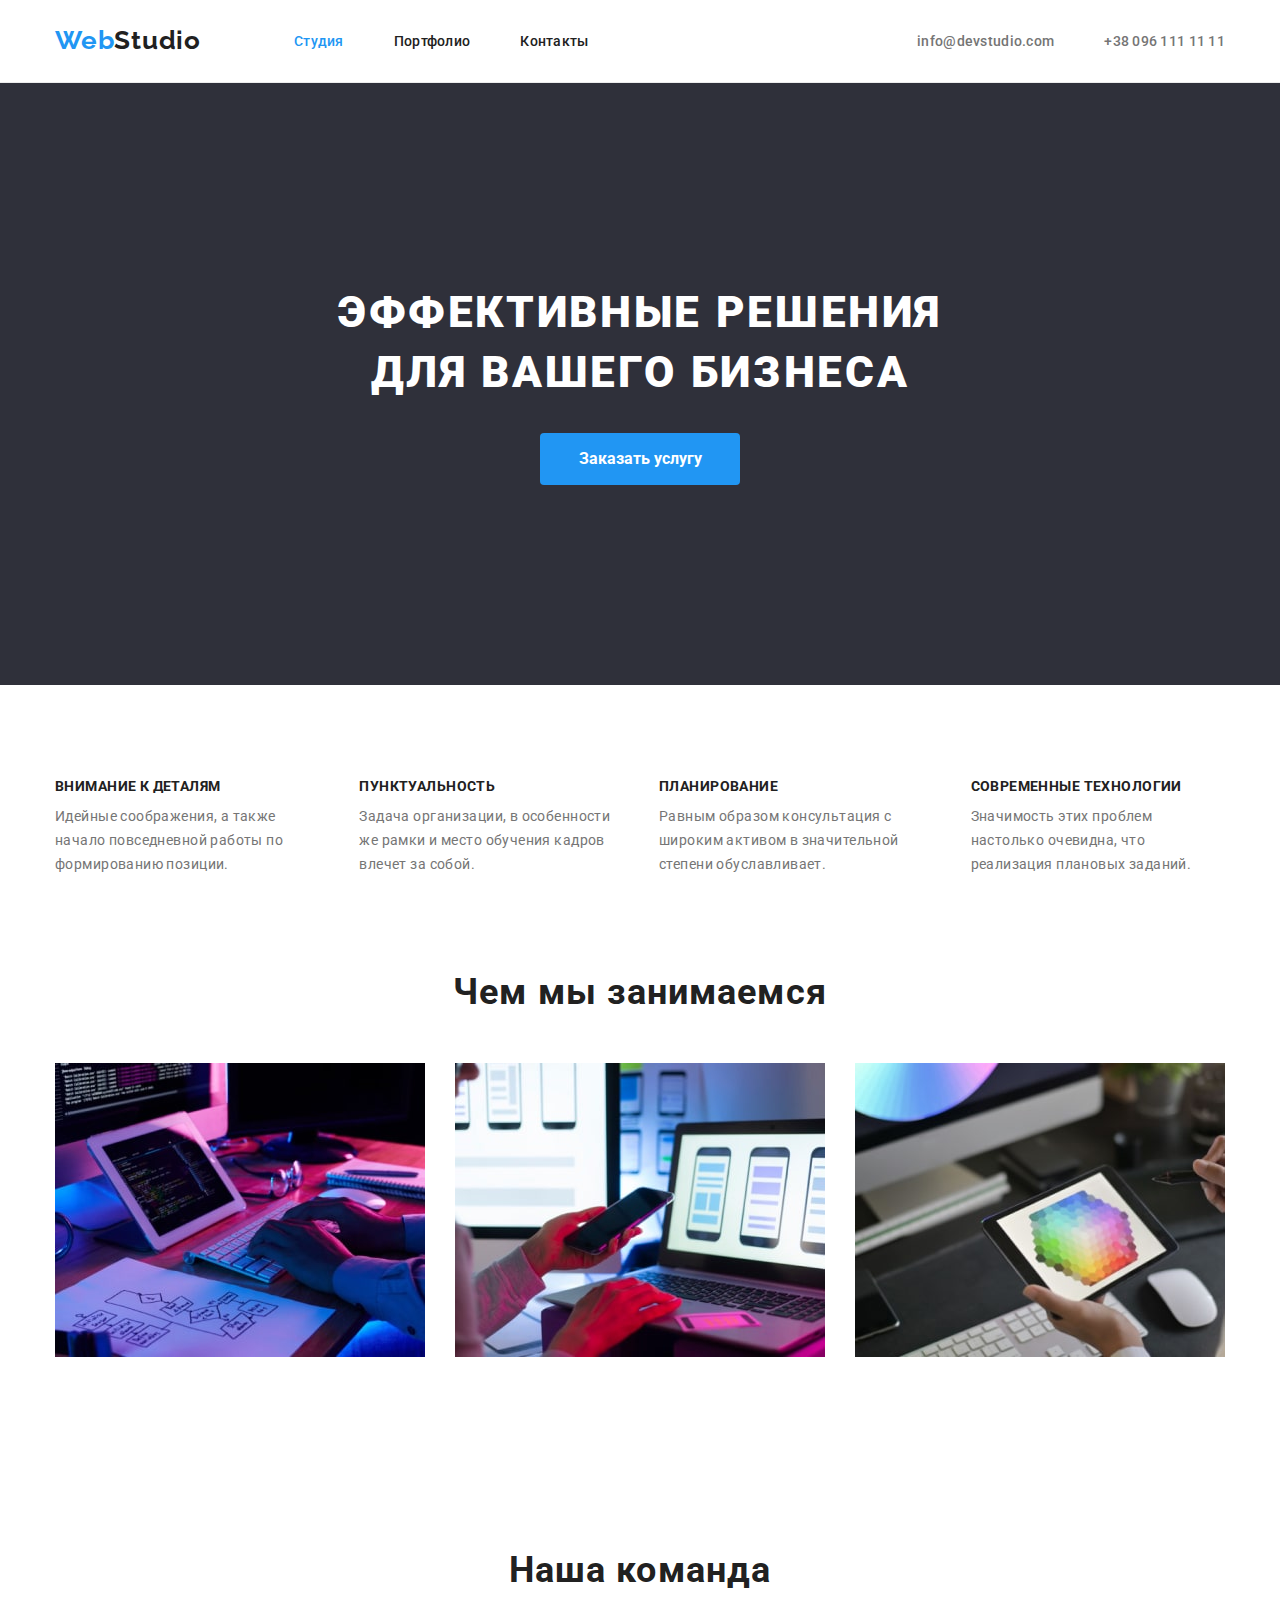
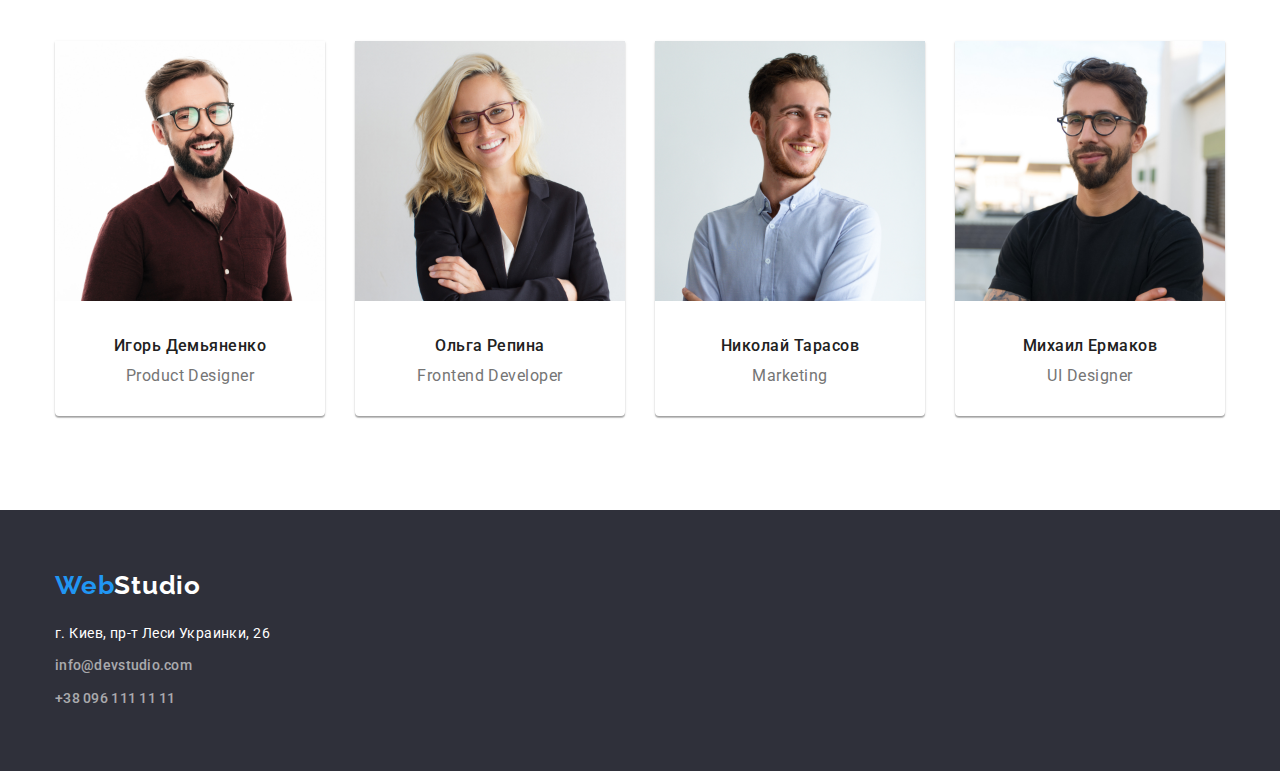
<file: index.html>
<!DOCTYPE html>
<html lang="en">
<head>
    <link rel="stylesheet" href="https://cdnjs.cloudflare.com/ajax/libs/modern-normalize/1.1.0/modern-normalize.min.css">
    <meta charset="UTF-8">
    <meta http-equiv="X-UA-Compatible" content="IE=edge">
    <meta name="viewport" content="width=device-width, initial-scale=1.0">
    <title>Document</title>
    <link rel="preconnect" href="https://fonts.googleapis.com">
    <link rel="preconnect" href="https://fonts.gstatic.com" crossorigin>
    <link href="https://fonts.googleapis.com/css2?family=Raleway:wght@700&family=Roboto:wght@400;500;700;900&display=swap"
        rel="stylesheet">
    <link rel="stylesheet" href="./css/style.css">
</head>
<body>
    <!-- шапка сторінки -->
    <header class="header-line">
        <div class="container head">
            <nav class="site-nav">
                <a class="logo" lang="en" href="">Web<span class="logo-text">Studio</span></a>
        
                <ul class="site-nav list">
                    <li class="site-nav-item">
                        <a class="link current" href="./index.html">Студия</a>
                    </li>
                    <li class="site-nav-item">
                        <a class="link" href="./portfolio.html">Портфолио</a>
                    </li>
                    <li class="site-nav-item">
                        <a class="link" href="">Контакты</a>
                    </li>
                </ul>
            </nav>
        
            <ul class="contacts list">
                <li class="contacts-item"><a class="link" href="mailto:info@devstudio.com">info@devstudio.com</a></li>
                <li class="contacts-item"> <a class="link" href="tel:+380961111111">+38 096 111 11 11</a></li>
            </ul>
        </div>
    </header>

    
    <main>
        <!-- герой -->
        <section class="hero">
            <div class="container">
                <h1 class="hero-title">Эффективные решения для вашего бизнеса</h1>
                <button class="button" type="button">Заказать услугу</button>
            </div>
        </section>
        
        <!-- what are we do -->
        <section class="section">
            <div class="container">
                <ul class="aside list">
                    <li class="aside-content">
                        <h3 class="title">Внимание к деталям</h3>
                        <p class="aside-content-text">Идейные соображения, а также начало повседневной работы по формированию позиции.</p>
                    </li>
                    <li class="aside-content">
                        <h3 class="title">Пунктуальность</h3>
                        <p class="aside-content-text">Задача организации, в особенности же рамки и место обучения кадров влечет за собой.</p>
                    </li>
                    <li class="aside-content">
                        <h3 class="title">Планирование</h3>
                        <p class="aside-content-text">Равным образом консультация с широким активом в значительной степени обуславливает.</p>
                    </li>
                    <li class="aside-content">
                        <h3 class="title">Современные технологии</h3>
                        <p class="aside-content-text">Значимость этих проблем настолько очевидна, что реализация плановых заданий.</p>
                    </li>
                </ul>
            </div>
        </section>
        
        <section class="section features">
            <div class="container">
                <h2 class="header">Чем мы занимаемся</h2>

                <ul class="works list">
                    <li class="works-example">
                        <a href=""> <img class="img" src="./img/what_are_we_do/1-min.jpg" alt="планшет с клавиатурой, набор разметки"
                                width="370" height="294"></a>
                    </li>
                    <li class="works-example">
                        <a href=""> <img class="img" src="./img/what_are_we_do/2-min.jpg" alt="ноутбук с телефоном, адаптивная верстка"
                                width="370" height="294"></a>
                    </li>
                    <li clas href=""> <img class="img" src="./img/what_are_we_do/3-min.jpg" alt="планшет с цветовым спектром" width="370"
                                height="294"></a>
                    </li>
                </ul>
            </div>
        </section>

        <!-- наша команда -->

        <section class="team section">
            <div class="container">
                <h2 class="team-header">Наша команда</h2>
                <ul class="cards list">
                    <li class="cards-item">
                        <img class="cards-img" src="./img/our_team/1.jpg" width="270" height="260" alt="Игорь Демьяненко">
                        <div class="cards-content">
                            <h3 class="card-header">Игорь Демьяненко</h3>
                            <p lang="en" class="card-text">Product Designer</p>
                        </div>
                    </li>
                    <li class="cards-item">
                        <img class="cards-img" src="./img/our_team/2.jpg" width="270" height="260" alt="Ольга Репина">
                        <div class="cards-content">
                            <h3 class="card-header">Ольга Репина</h3>
                            <p lang="en" class="card-text">Frontend Developer</p>
                        </div>
                    </li>
                    <li class="cards-item">
                        <img class="cards-img" src="./img/our_team/3.jpg" width="270" height="260" alt="Николай Тарасов">
                        <div class="cards-content">
                            <h3 class="card-header">Николай Тарасов</h3>
                            <p lang="en" class="card-text">Marketing</p>
                        </div>
                    </li>
                    <li class="cards-item">
                        <img class="cards-img" src="./img/our_team/4.jpg" width="270" height="260" alt="Михаил Ермаков">
                        <div class="cards-content">
                            <h3 class="card-header">Михаил Ермаков</h3>
                            <p lang="en" class="card-text">UI Designer</p>
                        </div>
                        
                    </li>

                </ul>
            </div>
        </section>
    </main>

    <footer class="footer">
        <div class="container">
            <a class="logo" lang="en" href="">Web<span class="logo-text">Studio</span></a>
            <address class="footer-adress">
                г. Киев, пр-т Леси Украинки, 26
                <a href="mailto:info@devstudio.com" class="link">info@devstudio.com</a>
                <a href="tel:+380961111111" class="link">+38 096 111 11 11</a>
            </address>
        </div>
    </footer>

</body>
</html>
</file>
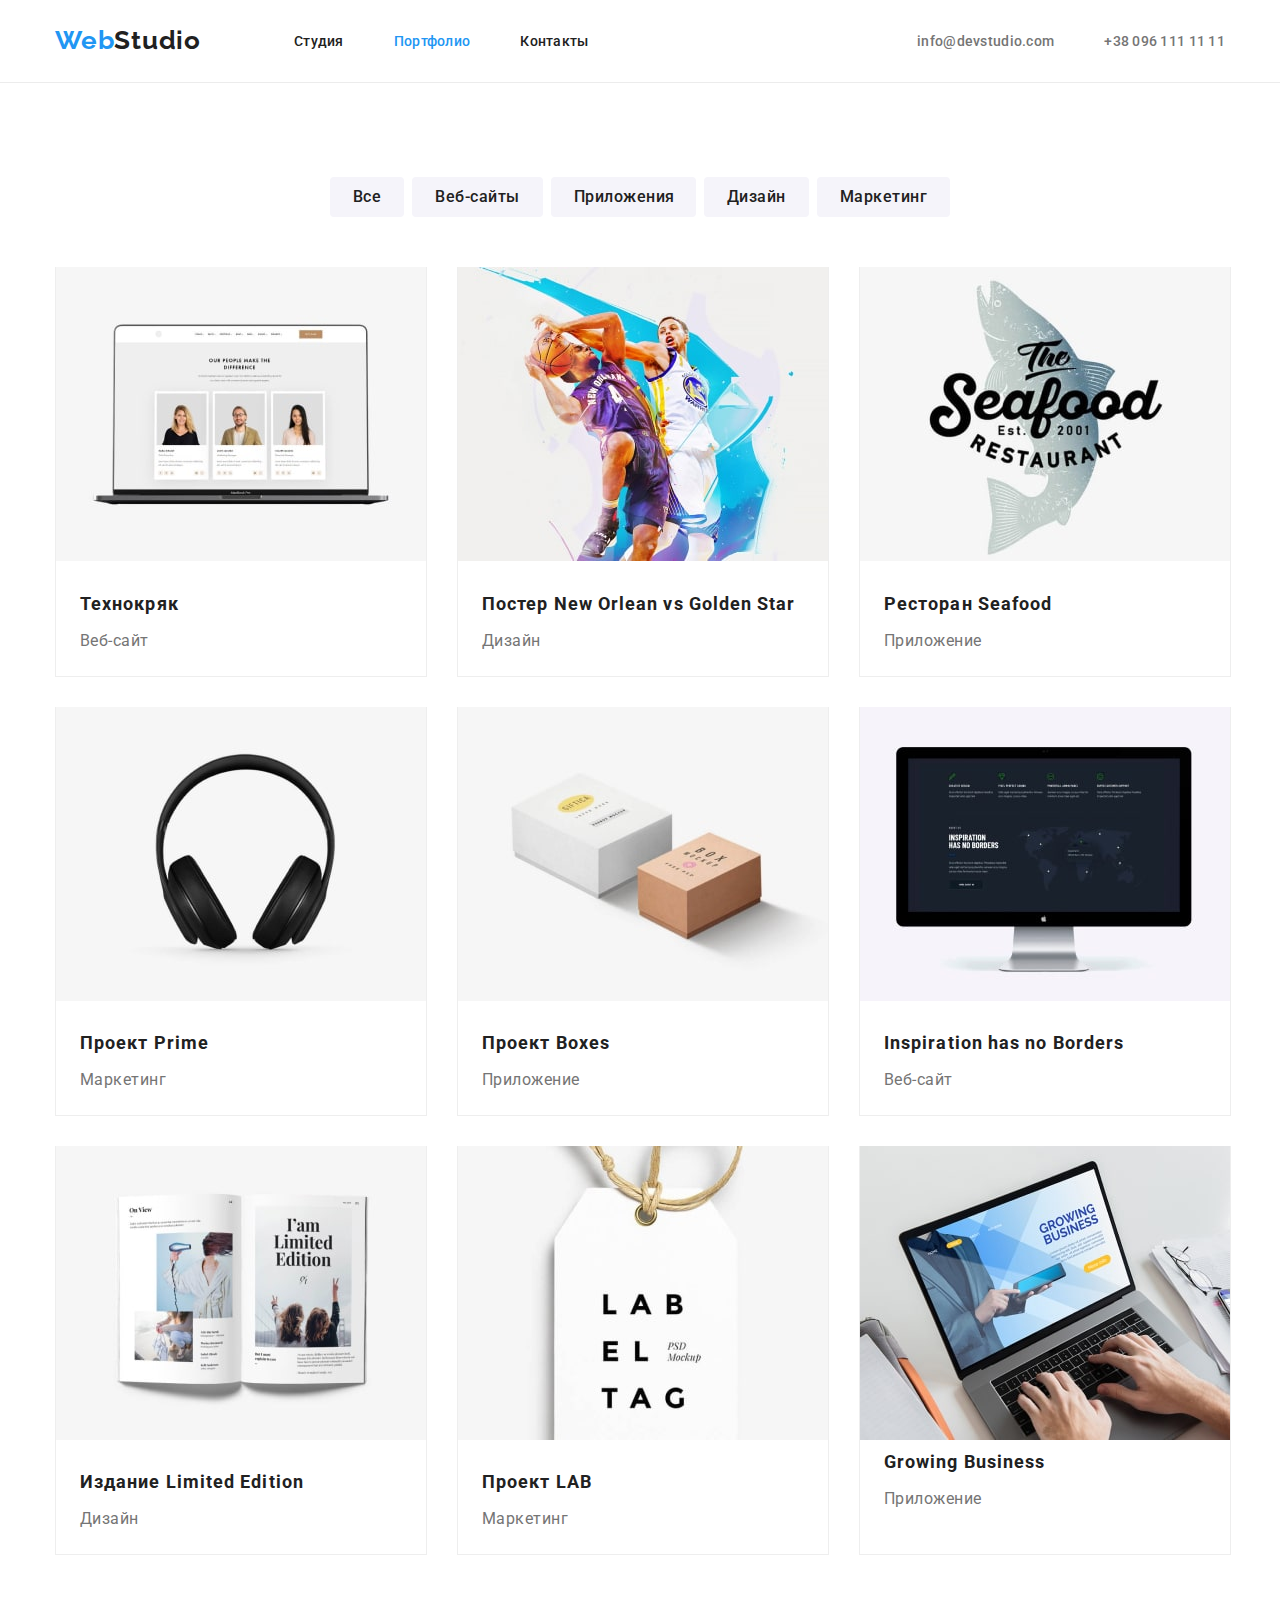
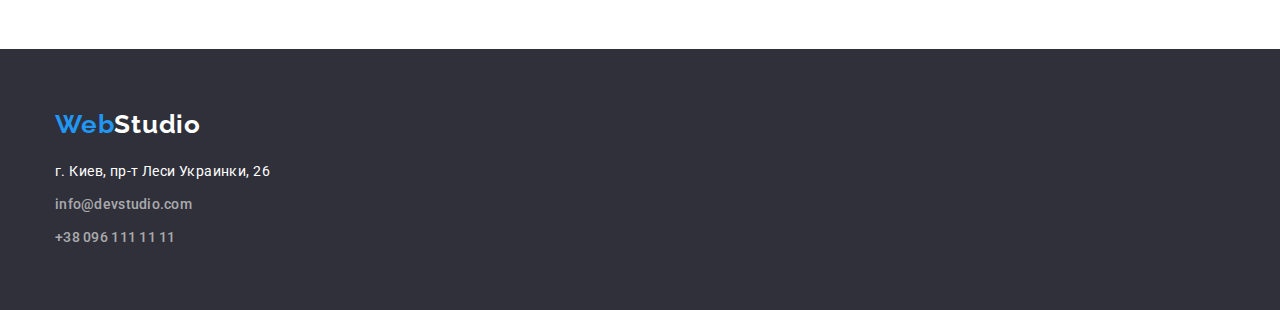
<file: portfolio.html>
<!DOCTYPE html>
<html lang="ru">

<head>
    <link rel="stylesheet" href="https://cdnjs.cloudflare.com/ajax/libs/modern-normalize/1.1.0/modern-normalize.min.css">
    <meta charset="UTF-8">
    <meta http-equiv="X-UA-Compatible" content="IE=edge">
    <meta name="viewport" content="width=device-width, initial-scale=1.0">
    <title>Portfolio</title>
    <link rel="preconnect" href="https://fonts.googleapis.com">
    <link rel="preconnect" href="https://fonts.gstatic.com" crossorigin>
    <link href="https://fonts.googleapis.com/css2?family=Raleway:wght@700&family=Roboto:wght@400;500;700;900&display=swap"
        rel="stylesheet">
    <link rel="stylesheet" href="./css/style.css">
</head>

<body>
    <header class="header-line">
        <div class="container head">
            <nav class="site-nav">
                <a class="logo" lang="en" href="">Web<span class="logo-text">Studio</span></a>

                <ul class="site-nav list">
                    <li class="site-nav-item">
                        <a class="link" href="./index.html">Студия</a>
                    </li>
                    <li class="site-nav-item">
                        <a class="link current" href="./portfolio.html">Портфолио</a>
                    </li>
                    <li class="site-nav-item">
                        <a class="link" href="">Контакты</a>
                    </li>
                </ul>
            </nav>

            <ul class="contacts list">
                <li class="contacts-item"><a class="link" href="mailto:info@devstudio.com">info@devstudio.com</a></li>
                <li class="contacts-item"> <a class="link" href="tel:+380961111111">+38 096 111 11 11</a></li>
            </ul>
        </div>
    </header>
    <main>
        <section class="section section-cards">
            <div class="container">
                <ul class="filter list">
                    <li class="filter-item">
                        <button class="filter-button" type="button">Все</button>
                    </li>
                    <li class="filter-item">
                        <button class="filter-button" type="button">Веб-сайты</button>
                    </li>
                    <li class="filter-item">
                        <button class="filter-button" type="button">Приложения</button>
                    </li>
                    <li class="filter-item">
                        <button class="filter-button" type="button">Дизайн</button>
                    </li>
                    <li class="filter-item">
                        <button class="filter-button" type="button">Маркетинг</button>
                    </li>
                </ul>
            </div>
            <div class="container">
                <ul class="portfolio list">
                    <li class="portfolio-item">
                        <a class="portfolio-link" href="">
                            <img class="portfolio-img" src="./img/portfolio/1.jpg" width="370" height="294" alt="ноутбук">
                            <div class="portfolio-content">
                                <h2 class="portfolio-header">Технокряк</h2>
                                <p class="portfolio-text">Веб-сайт</p>
                            </div>
                        </a>
                    </li>
                    <li class="portfolio-item">
                        <a class="portfolio-link" href="">
                            <img class="portfolio-img" src="./img/portfolio/2.jpg" width="370" height="294" alt="ноутбук">
                            <div class="portfolio-content">
                                <h2 class="portfolio-header new">Постер New Orlean vs Golden Star</h2>
                                <p class="portfolio-text">Дизайн</p>
                            </div>
                        </a>
                    </li>
                    <li class="portfolio-item">
                        <a class="portfolio-link" href="">
                            <img class="portfolio-img" src="./img/portfolio/3.jpg" width="370" height="294" alt="ноутбук">
                            <div class="portfolio-content">
                                <h2 class="portfolio-header">Ресторан Seafood</h2>
                                <p class="portfolio-text">Приложение</p>
                            </div>
                        </a>
                    </li>
                    <li class="portfolio-item">
                        <a class="portfolio-link" href="">
                            <img class="portfolio-img" src="./img/portfolio/4.jpg" width="370" height="294" alt="ноутбук">
                            <div class="portfolio-content">
                                <h2 class="portfolio-header">Проект Prime</h2>
                                <p class="portfolio-text">Маркетинг</p>
                            </div>
                        </a>
                    </li>
                    <li class="portfolio-item">
                        <a class="portfolio-link" href="">
                            <img class="portfolio-img" src="./img/portfolio/5.jpg" width="370" height="294" alt="ноутбук">
                            <div class="portfolio-content">
                                <h2 class="portfolio-header">Проект Boxes</h2>
                                <p class="portfolio-text">Приложение</p>
                            </div>
                        </a>
                    </li>
                    <li class="portfolio-item">
                        <a class="portfolio-link" href="">
                            <img class="portfolio-img" src="./img/portfolio/6.jpg" width="370" height="294" alt="ноутбук">
                            <div class="portfolio-content">
                                <h2 class="portfolio-header">Inspiration has no Borders</h2>
                                <p class="portfolio-text">Веб-сайт</p>
                            </div>
                        </a>
                    </li>
                    <li class="portfolio-item">
                        <a class="portfolio-link" href="">
                            <img class="portfolio-img" src="./img/portfolio/7.jpg" width="370" height="294" alt="ноутбук">
                            <div class="portfolio-content">
                                <h2 class="portfolio-header">Издание Limited Edition</h2>
                                <p class="portfolio-text">Дизайн</p>
                            </div>
                        </a>
                    </li>
                    <li class="portfolio-item">
                        <a class="portfolio-link" href="">
                            <img class="portfolio-img" src="./img/portfolio/8.jpg" width="370" height="294" alt="ноутбук">
                            <div class="portfolio-content">
                                <h2 class="portfolio-header">Проект LAB</h2>
                                <p class="portfolio-text">Маркетинг</p>
                            </div>
                        </a>
                    </li>
                    <li class="portfolio-item">
                        <a class="portfolio-link" href="">
                            <img class="portfolio-img" src="./img/portfolio/9.jpg" width="370" height="294" alt="ноутбук">
                            
                            <h2 class="portfolio-header">Growing Business</h2>
                            <p class="portfolio-text">Приложение</p>
                            </div>
                        </a>
                    </li>
                </ul>
            </div>
        </section>
    </main>

    <footer class="footer">
        <div class="container">
            <a class="logo" lang="en" href="">Web<span class="logo-text">Studio</span></a>
            <address class="footer-adress">
                г. Киев, пр-т Леси Украинки, 26
                <a href="mailto:info@devstudio.com" class="link">info@devstudio.com</a>
                <a href="tel:+380961111111" class="link">+38 096 111 11 11</a>
            </address>
        </div>
    </footer>
</body>

</html>
</file>
<file: css/style.css>
/* цвет основного текста #757575 */
/*  цвет заголовка  #212121;*/
/* белый #FFFFFF  */
/* акцент background: #2196F3; */
/* цвет конткатов футер gba(255, 255, 255, 0.6) */

:root {
  --text-color: #757575;
  --header-text-color: #212121;
  --acent-color: #2196f3;
  --footer-text-color: rgba(255, 255, 255, 0.6);
  --primary-white-color: #ffffff;
  --filter-button-color: #f5f4fa;
}

body {
  background-color: var(--primary-white-color);
  color: var(--text-color);

  font-family: roboto, raleway, sans-serif;
}

.list {
  padding: 0;
  margin: 0;
  list-style: none;
}
/* container */
.container {
  width: 1200px;
  margin-left: auto;
  margin-right: auto;
  padding-left: 15px;
  padding-right: 15px;
  /* outline: 1px solid red; */
  /* background-color: #757575; */
}
/* section */
.section {
  padding-top: 94px;
  padding-bottom: 94px;
}

/* header */
.header-line {
  border-bottom: 1px solid #ececec;
}

/* site nav */
.site-nav .link {
  color: var(--header-text-color);

  font-weight: 500;
  font-size: 14px;
  line-height: 1.14;
  letter-spacing: 0.02em;
  text-decoration: none;
}
.site-nav .link.current {
  color: var(--acent-color);
}

.site-nav .link:hover,
.site-nav .link:focus {
  color: var(--acent-color);
}

.head {
  display: flex;
  align-items: center;
}

.site-nav {
  display: flex;
  align-items: center;
}

.site-nav-item {
  margin-right: 50px;
  padding-top: 32px;
  padding-bottom: 32px;
}

.site-nav-item:last-child {
  margin-right: 0px;
}
/* contacts */

.contacts {
  display: flex;
  align-items: center;
  margin-left: auto;
}
.contacts-item {
  margin-right: 50px;
  padding-top: 32px;
  padding-bottom: 32px;
}
.contacts-item:last-child {
  margin-right: 0px;
}
.contacts .link {
  color: var(--text-color);

  font-weight: 500;
  font-size: 14px;
  line-height: 1.14;
  letter-spacing: 0.02em;
  text-decoration: none;
}
.contacts .link:focus,
.contacts .link:hover {
  color: var(--acent-color);
}

/* logo */
.logo {
  padding-top: 24px;
  padding-bottom: 25px;
  margin-right: 93px;

  color: var(--acent-color);
  font-family: raleway, sans-serif;

  font-size: 26px;
  font-weight: 700;
  line-height: 1.2;
  letter-spacing: 0.03em;
  text-decoration: none;
}

.logo-text {
  color: var(--header-text-color);
}

/* footer */
.footer {
  padding-top: 60px;
  padding-bottom: 60px;
  background-color: #2f303a;
}

.footer .logo {
  display: inline-block;
  padding-top: 0;
  padding-bottom: 0;
  margin-right: 0;
  margin-bottom: 20px;
}

.footer .logo-text {
  color: var(--primary-white-color);
}

.footer-adress {
  color: var(--primary-white-color);

  font-style: normal;
  font-weight: 400;
  font-size: 14px;
  line-height: 1.71;
  letter-spacing: 0.03em;
}
.footer-adress .link {
  display: block;
  margin-top: 9px;

  color: var(--footer-text-color);

  font-weight: 500;
  font-size: 14px;
  line-height: 1.71;
  letter-spacing: 0.02em;
  text-decoration: none;
}

.footer-adress .link:focus,
.footer-adress .link:hover {
  color: var(--acent-color);
}

/* index.html */
/* hero */
.hero {
  background-color: #2f303a;
  padding-top: 200px;
  padding-bottom: 200px;
}

.hero-title {
  width: 696px;
  margin-top: 0;
  margin-bottom: 30px;
  margin-left: auto;
  margin-right: auto;
  color: var(--primary-white-color);

  font-weight: 900;
  font-size: 44px;
  line-height: 1.36;
  text-align: center;
  letter-spacing: 0.06em;
  text-transform: uppercase;
}

.button {
  display: block;
  margin-left: auto;
  margin-right: auto;
  border: 1px solid transparent;
  width: 200px;
  border-radius: 4px;
  padding: 10px 32px;

  color: var(--primary-white-color);
  background-color: var(--acent-color);
  font-family: roboto, sans-serif;
  font-weight: 700;
  font-size: 16px;
  line-height: 1.87;
  text-align: center;

  cursor: pointer;
}
.button:hover,
.button:focus {
  color: var(--acent-color);
  background-color: var(--primary-white-color);
}

/* what are we do */
.features {
  padding-top: 0;
}

.aside {
  display: flex;
}

.aside-content {
  margin-right: 30px;

  color: var(--text-color);
  font-weight: 400;
  font-size: 14px;
  line-height: 1.71;
  letter-spacing: 0.03em;
}
.aside-content:last-child {
  margin-right: 0;
}

.aside-content .title {
  margin-top: 0;
  margin-bottom: 10px;
  color: var(--header-text-color);
  font-weight: 700;
  font-size: 14px;
  line-height: 1.14;
  letter-spacing: 0.03em;
  text-transform: uppercase;
}
.aside-content-text {
  margin: 0;
}

.team-header,
.header {
  margin-top: 0;
  margin-bottom: 50px;

  color: var(--header-text-color);
  font-weight: 700;
  font-size: 36px;
  line-height: 1.17;
  text-align: center;
  letter-spacing: 0.03em;
}
.works {
  display: flex;
}
.works-example {
  margin-right: 30px;
}
.works-example:last-child {
  margin-right: 0;
}

/* team */
.cards {
  display: flex;
}
.card-header {
  margin-top: 0;
  margin-bottom: 10px;

  color: var(--header-text-color);

  font-weight: 500;
  font-size: 16px;
  line-height: 1.27;
  letter-spacing: 0.03em;
  text-align: center;
}
.cards-item {
  margin-right: 30px;
  box-shadow: 0px 1px 3px rgba(0, 0, 0, 0.12), 0px 1px 1px rgba(0, 0, 0, 0.14),
    0px 2px 1px rgba(0, 0, 0, 0.2);
  border-radius: 0px 0px 4px 4px;
}

.cards-item:last-child {
  margin-right: 0;
}
.cards-img {
  /* margin-bottom: 30px; */
}
.card-text {
  margin-top: 0;
  margin-bottom: 0;

  font-size: 16px;
  line-height: 1.27;
  letter-spacing: 0.03em;
  text-align: center;
}

.cards-content {
  padding-top: 30px;
  padding-bottom: 30px;
}

/* portfolio.html */

.filter {
  display: flex;
  justify-content: center;
  margin-bottom: 50px;
}
.filter-item {
  margin-right: 8px;
}

.filter-item:last-child {
  margin-right: 0;
}

.filter-button {
  max-width: 145px;
  padding: 6px 22px;
  border: 1px solid transparent;
  border-radius: 4px;

  color: var(--header-text-color);
  background-color: var(--filter-button-color);

  font-family: roboto, sans-serif;
  font-weight: 500;
  font-size: 16px;
  line-height: 1.62;
  text-align: center;
  letter-spacing: 0.03em;
  cursor: pointer;
}

.filter-button:focus,
.filter-button:hover {
  color: var(--primary-white-color);
  background-color: var(--acent-color);
}
.portfolio {
  display: flex;
  flex-wrap: wrap;
  margin-right: -30px;
  margin-bottom: -30px;
}
.portfolio-item {
  flex-basis: calc(100% / 3 - 30px);
  margin-right: 30px;
  margin-bottom: 30px;

  border-bottom: 1px solid #eeeeee;
  border-left: 1px solid #eeeeee;
  border-right: 1px solid #eeeeee;
  /* border: 1px solid #eeeeee; */
}
.portfolio-item:nth-child(3n) {
  margin-right: 0;
}
.portfolio-item:nth-last-child(-n + 3) {
  margin-bottom: 0;
}

.portfolio-link {
  text-decoration: none;
}
.portfolio-img {
  /* margin-bottom: 20px; */
}

.portfolio-header {
  margin-top: 0;
  margin-bottom: 4px;

  padding-left: 24px;

  color: var(--header-text-color);
  font-weight: 700;
  font-size: 18px;
  line-height: 2;
  letter-spacing: 0.06em;
}
.new {
  padding-right: 10px;
}

.portfolio-text {
  margin-top: 0;
  margin-bottom: 0;
  padding-right: 24px;
  padding-left: 24px;

  color: var(--text-color);
  font-size: 16px;
  line-height: 1.87;
  letter-spacing: 0.03em;
}
.portfolio-content {
  padding-top: 20px;
  padding-bottom: 20px;
}
.section-cards {
  padding-bottom: 124px;
}
</file>
